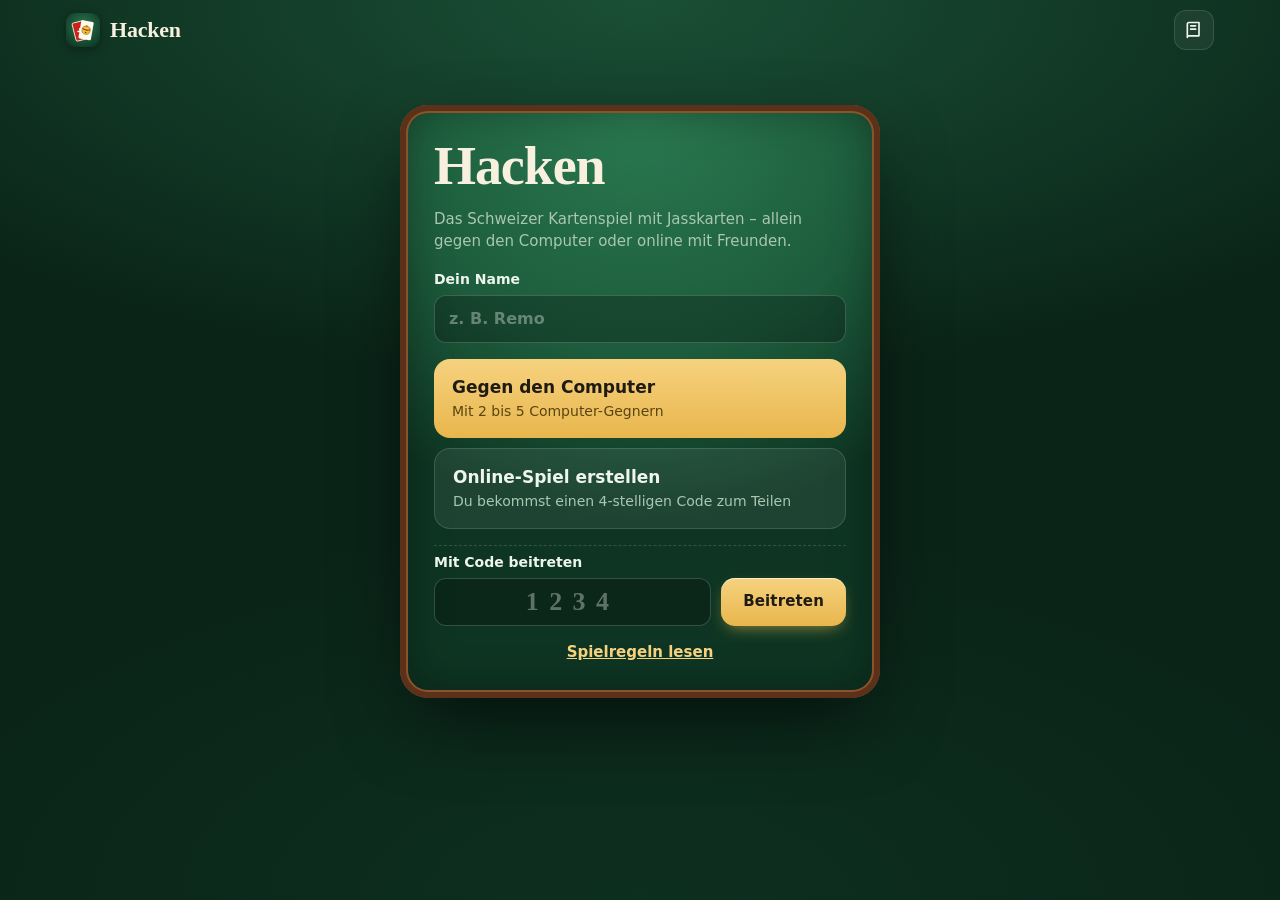
<file: web/index.html>
<!doctype html>
<html lang="de-CH">
<head>
  <meta charset="utf-8">
  <meta name="viewport" content="width=device-width, initial-scale=1, viewport-fit=cover">
  <meta http-equiv="Content-Security-Policy" content="default-src 'self'; script-src 'self'; style-src 'self' 'unsafe-inline' https://fonts.googleapis.com; font-src https://fonts.gstatic.com; img-src 'self' data:; connect-src 'self' https://0.peerjs.com wss://0.peerjs.com http://localhost:* ws://localhost:*; manifest-src 'self'; worker-src 'self'; object-src 'none'; base-uri 'none'; form-action 'self'">
  <meta name="referrer" content="no-referrer">
  <meta name="description" content="Hacken – das Schweizer Kartenspiel mit Jasskarten, gegen den Computer oder online mit Freunden.">
  <meta name="theme-color" content="#123d29">
  <meta name="apple-mobile-web-app-capable" content="yes">
  <meta name="apple-mobile-web-app-status-bar-style" content="black-translucent">
  <meta name="apple-mobile-web-app-title" content="Hacken">
  <title>Hacken</title>
  <link rel="manifest" href="manifest.webmanifest">
  <link rel="icon" href="icon.svg" type="image/svg+xml">
  <link rel="apple-touch-icon" href="icon-180.png">
  <link rel="preconnect" href="https://fonts.googleapis.com">
  <link rel="preconnect" href="https://fonts.gstatic.com" crossorigin>
  <link rel="stylesheet" href="https://fonts.googleapis.com/css2?family=Fraunces:opsz,wght@9..144,600;9..144,800&family=Figtree:wght@400;500;600;700&display=swap">
  <link rel="stylesheet" href="styles.css">
  <script type="module" src="js/app.js"></script>
</head>
<body>
  <div class="app">
    <header class="bar">
      <a class="brand" href="./" aria-label="Hacken">
        <img src="icon.svg" alt="" width="34" height="34">
        <span>Hacken</span>
      </a>
      <ol id="steps" class="steps" aria-label="Spielphase"></ol>
      <span id="code-chip" class="code-chip" hidden></span>
      <nav class="bar-actions">
        <button class="icon-btn" data-action="log" aria-label="Verlauf" title="Verlauf">
          <svg viewBox="0 0 24 24" width="20" height="20" aria-hidden="true"><path d="M12 7v5l3 2M3 12a9 9 0 1 0 3-6.7L3 8M3 3v5h5" fill="none" stroke="currentColor" stroke-width="2" stroke-linecap="round" stroke-linejoin="round"/></svg>
        </button>
        <button class="icon-btn" data-action="rules" aria-label="Spielregeln" title="Spielregeln">
          <svg viewBox="0 0 24 24" width="20" height="20" aria-hidden="true"><path d="M4 5a2 2 0 0 1 2-2h12v16H6a2 2 0 0 0-2 2zM4 21V5M8 7h6M8 11h6" fill="none" stroke="currentColor" stroke-width="2" stroke-linecap="round" stroke-linejoin="round"/></svg>
        </button>
        <button class="icon-btn" data-action="settings" aria-label="Einstellungen" title="Einstellungen">
          <svg viewBox="0 0 24 24" width="20" height="20" aria-hidden="true"><path d="M4 6h10M18 6h2M4 12h4M12 12h8M4 18h12M20 18h0" fill="none" stroke="currentColor" stroke-width="2" stroke-linecap="round"/><circle cx="16" cy="6" r="2" fill="none" stroke="currentColor" stroke-width="2"/><circle cx="10" cy="12" r="2" fill="none" stroke="currentColor" stroke-width="2"/><circle cx="18" cy="18" r="2" fill="none" stroke="currentColor" stroke-width="2"/></svg>
        </button>
      </nav>
    </header>

    <main id="menu" class="menu"></main>

    <main id="table" class="table" hidden>
      <section id="opponents" class="opponents" aria-label="Gegner"></section>
      <section id="center" class="center" aria-label="Tisch"></section>
      <section class="dock" aria-label="Deine Karten">
        <div id="me" class="me"></div>
        <p id="msg" class="msg" aria-live="polite"></p>
        <div id="hand" class="hand"></div>
        <div id="actions" class="actions"></div>
      </section>
    </main>
  </div>

  <dialog id="sheet" class="sheet"></dialog>
  <noscript>Dieses Spiel benötigt JavaScript.</noscript>
</body>
</html>
</file>
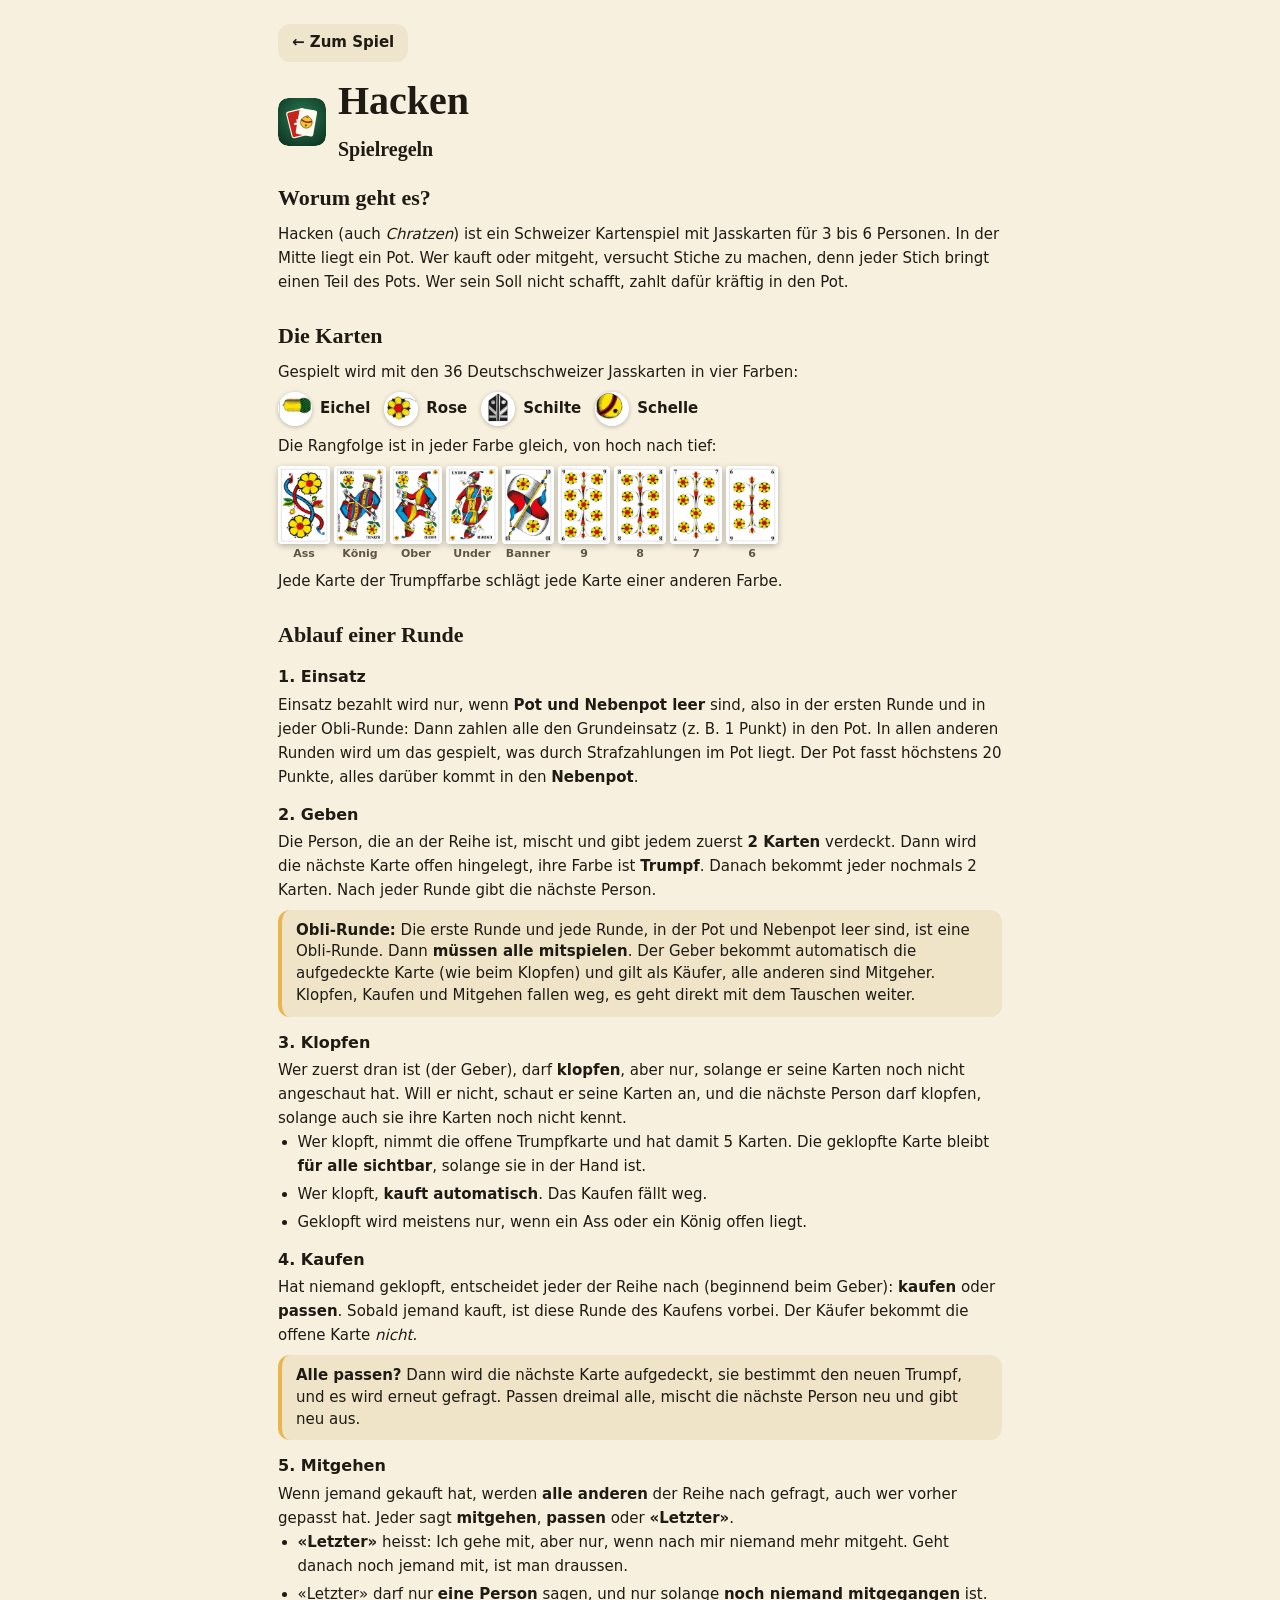
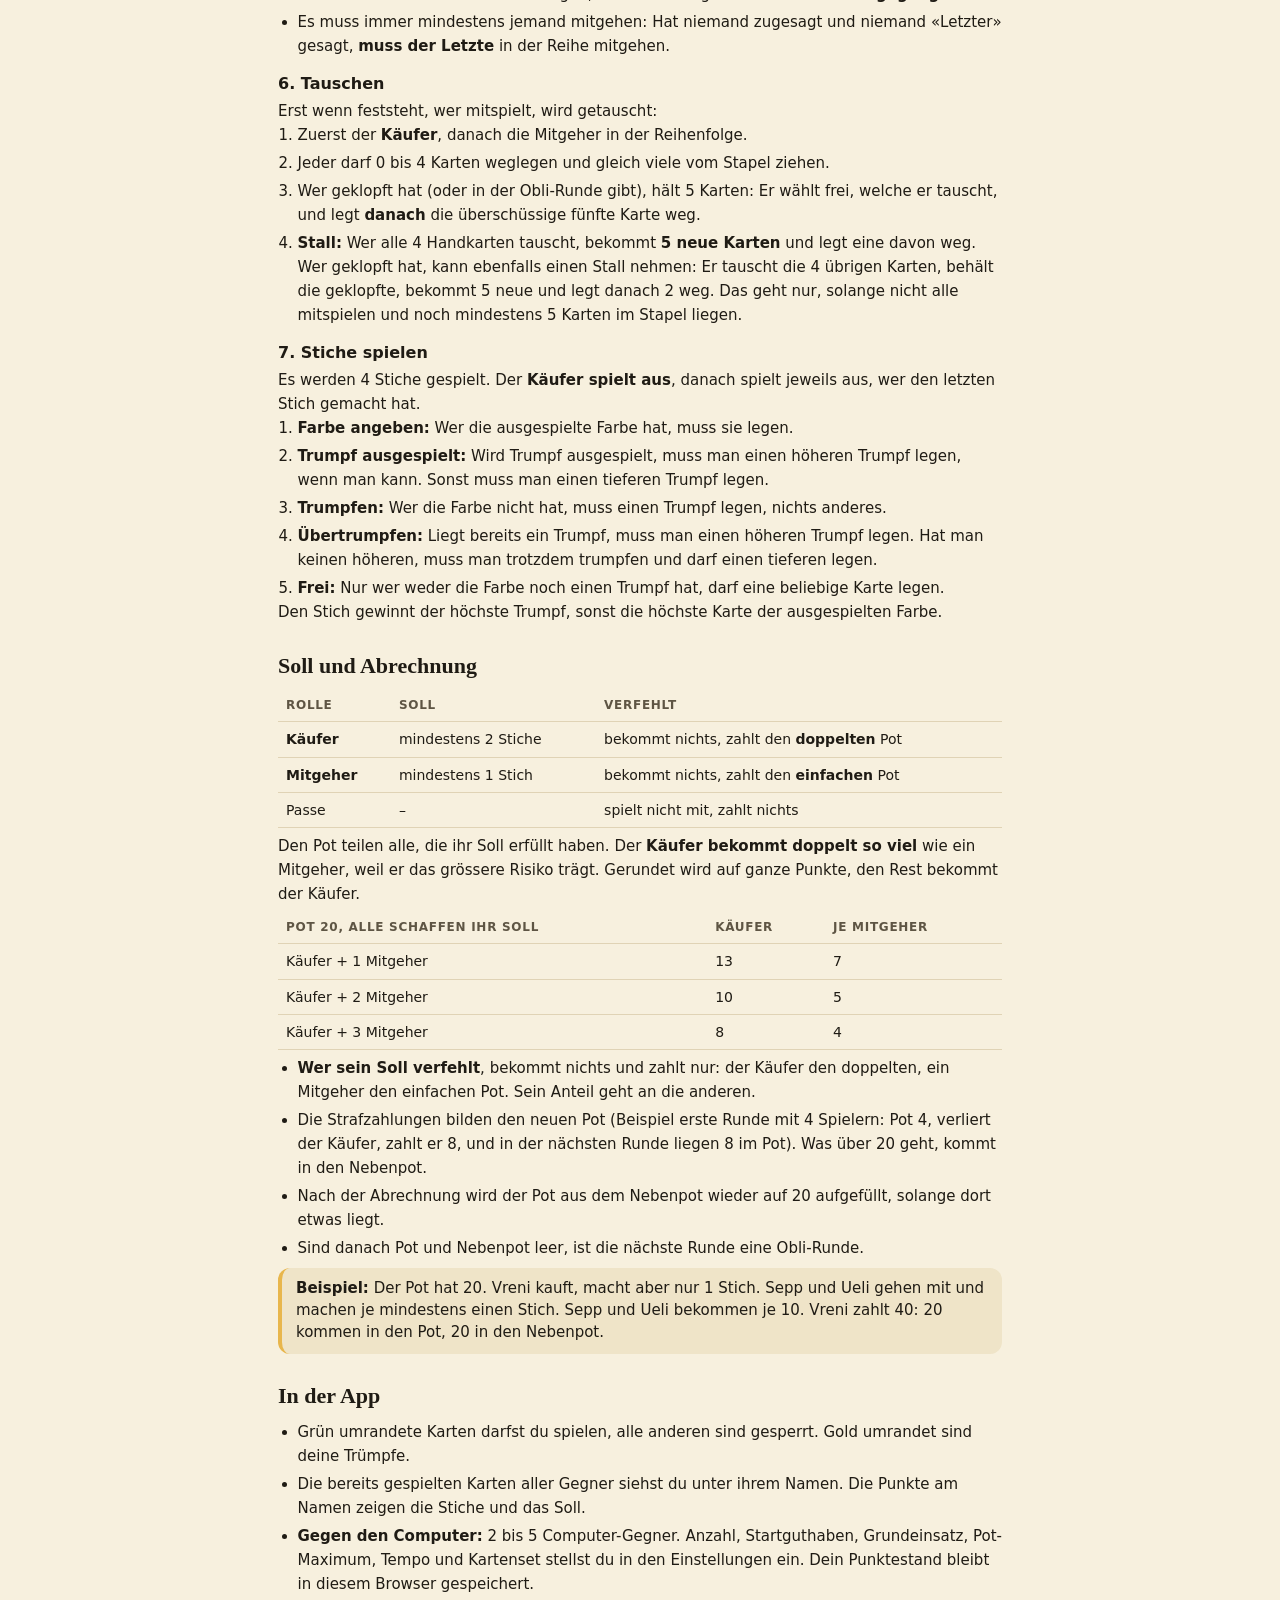
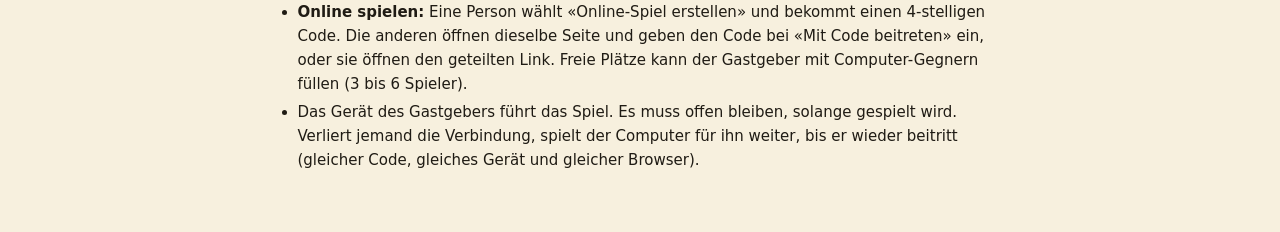
<file: web/regeln.html>
<!doctype html>
<html lang="de-CH">
<head>
  <meta charset="utf-8">
  <meta name="viewport" content="width=device-width, initial-scale=1, viewport-fit=cover">
  <meta http-equiv="Content-Security-Policy" content="default-src 'self'; script-src 'self'; style-src 'self' 'unsafe-inline' https://fonts.googleapis.com; font-src https://fonts.gstatic.com; img-src 'self' data:; object-src 'none'; base-uri 'none'">
  <meta name="description" content="Spielregeln für Hacken mit Schweizer Jasskarten.">
  <meta name="theme-color" content="#f7f0de">
  <title>Hacken – Spielregeln</title>
  <link rel="icon" href="icon.svg" type="image/svg+xml">
  <link rel="stylesheet" href="https://fonts.googleapis.com/css2?family=Fraunces:opsz,wght@9..144,600;9..144,800&family=Figtree:wght@400;500;600;700&display=swap">
  <link rel="stylesheet" href="styles.css">
</head>
<body class="rules-page">
  <div class="page">
    <a class="back-link" href="./">← Zum Spiel</a>
    <header class="page-head">
      <img src="icon.svg" alt="" width="48" height="48">
      <h1>Hacken<br><small style="font-size:.5em;font-weight:600">Spielregeln</small></h1>
    </header>

    <main class="rules">
      <h2>Worum geht es?</h2>
      <p>Hacken (auch <em>Chratzen</em>) ist ein Schweizer Kartenspiel mit Jasskarten für 3 bis 6 Personen. In der Mitte liegt ein Pot. Wer kauft oder mitgeht, versucht Stiche zu machen, denn jeder Stich bringt einen Teil des Pots. Wer sein Soll nicht schafft, zahlt dafür kräftig in den Pot.</p>

      <h2>Die Karten</h2>
      <p>Gespielt wird mit den 36 Deutschschweizer Jasskarten in vier Farben:</p>
      <div class="suit-row">
        <figure><img src="cards/agm/sym0.webp" alt=""><figcaption>Eichel</figcaption></figure>
        <figure><img src="cards/agm/sym1.webp" alt=""><figcaption>Rose</figcaption></figure>
        <figure><img src="cards/agm/sym2.webp" alt=""><figcaption>Schilte</figcaption></figure>
        <figure><img src="cards/agm/sym3.webp" alt=""><figcaption>Schelle</figcaption></figure>
      </div>
      <p>Die Rangfolge ist in jeder Farbe gleich, von hoch nach tief:</p>
      <div class="rank-row">
        <figure><img src="cards/agm/18.webp" alt="Rose-Ass">Ass</figure>
        <figure><img src="cards/agm/17.webp" alt="Rose-König">König</figure>
        <figure><img src="cards/agm/16.webp" alt="Rose-Ober">Ober</figure>
        <figure><img src="cards/agm/15.webp" alt="Rose-Under">Under</figure>
        <figure><img src="cards/agm/14.webp" alt="Rose-Banner">Banner</figure>
        <figure><img src="cards/agm/13.webp" alt="Rose-9">9</figure>
        <figure><img src="cards/agm/12.webp" alt="Rose-8">8</figure>
        <figure><img src="cards/agm/11.webp" alt="Rose-7">7</figure>
        <figure><img src="cards/agm/10.webp" alt="Rose-6">6</figure>
      </div>
      <p>Jede Karte der Trumpffarbe schlägt jede Karte einer anderen Farbe.</p>

      <h2>Ablauf einer Runde</h2>

      <h3>1. Einsatz</h3>
      <p>Einsatz bezahlt wird nur, wenn <strong>Pot und Nebenpot leer</strong> sind, also in der ersten Runde und in jeder Obli-Runde: Dann zahlen alle den Grundeinsatz (z.&nbsp;B. 1 Punkt) in den Pot. In allen anderen Runden wird um das gespielt, was durch Strafzahlungen im Pot liegt. Der Pot fasst höchstens 20 Punkte, alles darüber kommt in den <strong>Nebenpot</strong>.</p>

      <h3>2. Geben</h3>
      <p>Die Person, die an der Reihe ist, mischt und gibt jedem zuerst <strong>2 Karten</strong> verdeckt. Dann wird die nächste Karte offen hingelegt, ihre Farbe ist <strong>Trumpf</strong>. Danach bekommt jeder nochmals 2 Karten. Nach jeder Runde gibt die nächste Person.</p>

      <div class="note">
        <strong>Obli-Runde:</strong> Die erste Runde und jede Runde, in der Pot und Nebenpot leer sind, ist eine Obli-Runde. Dann <strong>müssen alle mitspielen</strong>. Der Geber bekommt automatisch die aufgedeckte Karte (wie beim Klopfen) und gilt als Käufer, alle anderen sind Mitgeher. Klopfen, Kaufen und Mitgehen fallen weg, es geht direkt mit dem Tauschen weiter.
      </div>

      <h3>3. Klopfen</h3>
      <p>Wer zuerst dran ist (der Geber), darf <strong>klopfen</strong>, aber nur, solange er seine Karten noch nicht angeschaut hat. Will er nicht, schaut er seine Karten an, und die nächste Person darf klopfen, solange auch sie ihre Karten noch nicht kennt.</p>
      <ul>
        <li>Wer klopft, nimmt die offene Trumpfkarte und hat damit 5 Karten. Die geklopfte Karte bleibt <strong>für alle sichtbar</strong>, solange sie in der Hand ist.</li>
        <li>Wer klopft, <strong>kauft automatisch</strong>. Das Kaufen fällt weg.</li>
        <li>Geklopft wird meistens nur, wenn ein Ass oder ein König offen liegt.</li>
      </ul>

      <h3>4. Kaufen</h3>
      <p>Hat niemand geklopft, entscheidet jeder der Reihe nach (beginnend beim Geber): <strong>kaufen</strong> oder <strong>passen</strong>. Sobald jemand kauft, ist diese Runde des Kaufens vorbei. Der Käufer bekommt die offene Karte <em>nicht</em>.</p>
      <div class="note">
        <strong>Alle passen?</strong> Dann wird die nächste Karte aufgedeckt, sie bestimmt den neuen Trumpf, und es wird erneut gefragt. Passen dreimal alle, mischt die nächste Person neu und gibt neu aus.
      </div>

      <h3>5. Mitgehen</h3>
      <p>Wenn jemand gekauft hat, werden <strong>alle anderen</strong> der Reihe nach gefragt, auch wer vorher gepasst hat. Jeder sagt <strong>mitgehen</strong>, <strong>passen</strong> oder <strong>«Letzter»</strong>.</p>
      <ul>
        <li><strong>«Letzter»</strong> heisst: Ich gehe mit, aber nur, wenn nach mir niemand mehr mitgeht. Geht danach noch jemand mit, ist man draussen.</li>
        <li>«Letzter» darf nur <strong>eine Person</strong> sagen, und nur solange <strong>noch niemand mitgegangen</strong> ist.</li>
        <li>Es muss immer mindestens jemand mitgehen: Hat niemand zugesagt und niemand «Letzter» gesagt, <strong>muss der Letzte</strong> in der Reihe mitgehen.</li>
      </ul>

      <h3>6. Tauschen</h3>
      <p>Erst wenn feststeht, wer mitspielt, wird getauscht:</p>
      <ol>
        <li>Zuerst der <strong>Käufer</strong>, danach die Mitgeher in der Reihenfolge.</li>
        <li>Jeder darf 0 bis 4 Karten weglegen und gleich viele vom Stapel ziehen.</li>
        <li>Wer geklopft hat (oder in der Obli-Runde gibt), hält 5 Karten: Er wählt frei, welche er tauscht, und legt <strong>danach</strong> die überschüssige fünfte Karte weg.</li>
        <li><strong>Stall:</strong> Wer alle 4 Handkarten tauscht, bekommt <strong>5 neue Karten</strong> und legt eine davon weg. Wer geklopft hat, kann ebenfalls einen Stall nehmen: Er tauscht die 4 übrigen Karten, behält die geklopfte, bekommt 5 neue und legt danach 2 weg. Das geht nur, solange nicht alle mitspielen und noch mindestens 5 Karten im Stapel liegen.</li>
      </ol>

      <h3>7. Stiche spielen</h3>
      <p>Es werden 4 Stiche gespielt. Der <strong>Käufer spielt aus</strong>, danach spielt jeweils aus, wer den letzten Stich gemacht hat.</p>
      <ol>
        <li><strong>Farbe angeben:</strong> Wer die ausgespielte Farbe hat, muss sie legen.</li>
        <li><strong>Trumpf ausgespielt:</strong> Wird Trumpf ausgespielt, muss man einen höheren Trumpf legen, wenn man kann. Sonst muss man einen tieferen Trumpf legen.</li>
        <li><strong>Trumpfen:</strong> Wer die Farbe nicht hat, muss einen Trumpf legen, nichts anderes.</li>
        <li><strong>Übertrumpfen:</strong> Liegt bereits ein Trumpf, muss man einen höheren Trumpf legen. Hat man keinen höheren, muss man trotzdem trumpfen und darf einen tieferen legen.</li>
        <li><strong>Frei:</strong> Nur wer weder die Farbe noch einen Trumpf hat, darf eine beliebige Karte legen.</li>
      </ol>
      <p>Den Stich gewinnt der höchste Trumpf, sonst die höchste Karte der ausgespielten Farbe.</p>

      <h2>Soll und Abrechnung</h2>
      <table class="pay">
        <thead><tr><th>Rolle</th><th>Soll</th><th>Verfehlt</th></tr></thead>
        <tbody>
          <tr><td><strong>Käufer</strong></td><td>mindestens 2 Stiche</td><td>bekommt nichts, zahlt den <strong>doppelten</strong> Pot</td></tr>
          <tr><td><strong>Mitgeher</strong></td><td>mindestens 1 Stich</td><td>bekommt nichts, zahlt den <strong>einfachen</strong> Pot</td></tr>
          <tr><td>Passe</td><td>–</td><td>spielt nicht mit, zahlt nichts</td></tr>
        </tbody>
      </table>
      <p>Den Pot teilen alle, die ihr Soll erfüllt haben. Der <strong>Käufer bekommt doppelt so viel</strong> wie ein Mitgeher, weil er das grössere Risiko trägt. Gerundet wird auf ganze Punkte, den Rest bekommt der Käufer.</p>
      <table class="pay">
        <thead><tr><th>Pot 20, alle schaffen ihr Soll</th><th>Käufer</th><th>je Mitgeher</th></tr></thead>
        <tbody>
          <tr><td>Käufer + 1 Mitgeher</td><td>13</td><td>7</td></tr>
          <tr><td>Käufer + 2 Mitgeher</td><td>10</td><td>5</td></tr>
          <tr><td>Käufer + 3 Mitgeher</td><td>8</td><td>4</td></tr>
        </tbody>
      </table>
      <ul>
        <li><strong>Wer sein Soll verfehlt</strong>, bekommt nichts und zahlt nur: der Käufer den doppelten, ein Mitgeher den einfachen Pot. Sein Anteil geht an die anderen.</li>
        <li>Die Strafzahlungen bilden den neuen Pot (Beispiel erste Runde mit 4 Spielern: Pot 4, verliert der Käufer, zahlt er 8, und in der nächsten Runde liegen 8 im Pot). Was über 20 geht, kommt in den Nebenpot.</li>
        <li>Nach der Abrechnung wird der Pot aus dem Nebenpot wieder auf 20 aufgefüllt, solange dort etwas liegt.</li>
        <li>Sind danach Pot und Nebenpot leer, ist die nächste Runde eine Obli-Runde.</li>
      </ul>
      <div class="note">
        <strong>Beispiel:</strong> Der Pot hat 20. Vreni kauft, macht aber nur 1 Stich. Sepp und Ueli gehen mit und machen je mindestens einen Stich. Sepp und Ueli bekommen je 10. Vreni zahlt 40: 20 kommen in den Pot, 20 in den Nebenpot.
      </div>

      <h2>In der App</h2>
      <ul>
        <li>Grün umrandete Karten darfst du spielen, alle anderen sind gesperrt. Gold umrandet sind deine Trümpfe.</li>
        <li>Die bereits gespielten Karten aller Gegner siehst du unter ihrem Namen. Die Punkte am Namen zeigen die Stiche und das Soll.</li>
        <li><strong>Gegen den Computer:</strong> 2 bis 5 Computer-Gegner. Anzahl, Startguthaben, Grundeinsatz, Pot-Maximum, Tempo und Kartenset stellst du in den Einstellungen ein. Dein Punktestand bleibt in diesem Browser gespeichert.</li>
        <li><strong>Online spielen:</strong> Eine Person wählt «Online-Spiel erstellen» und bekommt einen 4-stelligen Code. Die anderen öffnen dieselbe Seite und geben den Code bei «Mit Code beitreten» ein, oder sie öffnen den geteilten Link. Freie Plätze kann der Gastgeber mit Computer-Gegnern füllen (3 bis 6 Spieler).</li>
        <li>Das Gerät des Gastgebers führt das Spiel. Es muss offen bleiben, solange gespielt wird. Verliert jemand die Verbindung, spielt der Computer für ihn weiter, bis er wieder beitritt (gleicher Code, gleiches Gerät und gleicher Browser).</li>
      </ul>
    </main>
  </div>
</body>
</html>
</file>
<file: web/styles.css>
/* Hacken — ein Jasstisch im Browser. Mobile first, kein Build-Schritt. */

:root {
  --font: 'Figtree', ui-sans-serif, system-ui, -apple-system, 'Segoe UI', sans-serif;
  --display: 'Fraunces', Georgia, 'Times New Roman', serif;

  --felt: #1d5c3c;
  --felt-hi: #2a7a51;
  --felt-deep: #0e3523;
  --night: #0a2418;
  --wood: #5b3219;
  --wood-hi: #8a5329;
  --cream: #f7f0de;
  --paper: #fffaf0;
  --ink: #1f1b14;
  --ink-2: #5e5544;
  --on-felt: #eef5ec;
  --on-felt-2: #a9c7b2;
  --red: #c8231b;
  --gold: #e8b64c;
  --gold-hi: #f6d27f;
  --buyer: #e8b64c;
  --joiner: #7cc9e8;
  --good: #74d67f;
  --bad: #ff7b6e;

  --radius: 14px;
  --card-r: 7px;
  /* Skalierung je nach Bildschirm, gesetzt von app.js: --kp für Hand, Stich und Trumpfkarte (Vorrang), --k für den Rest */
  --k: 1;
  --kp: 1;
  --cw-lg: calc(clamp(70px, 20vw, 112px) * var(--kp));   /* eigene Hand */
  --cw-md: calc(clamp(50px, 12.5vw, 92px) * var(--k));
  --cw-trk: calc(clamp(70px, 20vw, 128px) * var(--kp));  /* gespielte Karten in der Mitte */
  --cw-side: min(calc(clamp(56px, 15vw, 92px) * var(--kp)), 16vh);  /* aufgedeckte Trumpfkarte */
  --cw-kn: calc(clamp(24px, 6vw, 40px) * var(--k));     /* geklopfte Karte beim Gegner */
  --cw-xs: calc(clamp(15px, 3.6vw, 26px) * var(--k));
  --ease: cubic-bezier(.2, .8, .2, 1);
  color-scheme: dark;
}

*, *::before, *::after { box-sizing: border-box; }
* { margin: 0; }
html { -webkit-text-size-adjust: 100%; }
body {
  font-family: var(--font);
  font-size: 15px;
  line-height: 1.45;
  color: var(--on-felt);
  background: var(--night);
  min-height: 100dvh;
  -webkit-font-smoothing: antialiased;
  -webkit-tap-highlight-color: transparent;
}
button, input, select { font: inherit; color: inherit; }
button { cursor: pointer; }
:focus-visible { outline: 2px solid var(--gold); outline-offset: 2px; }
.muted { color: var(--ink-2); }
.small { font-size: 13px; }

/* ───────── Gerüst ───────── */
.app {
  min-height: 100dvh;
  display: grid;
  grid-template-rows: auto 1fr;
  padding: env(safe-area-inset-top) env(safe-area-inset-right) 0 env(safe-area-inset-left);
  background:
    radial-gradient(120% 70% at 50% 0%, #1a4f35 0%, transparent 60%),
    radial-gradient(90% 60% at 50% 100%, #0d2f20 0%, transparent 70%),
    var(--night);
}

.bar {
  display: flex; align-items: center; gap: 12px;
  padding: 10px 16px;
  max-width: 1180px; width: 100%; margin-inline: auto;
}
.brand { display: flex; align-items: center; gap: 10px; color: var(--cream); text-decoration: none; }
.brand img { border-radius: 9px; box-shadow: 0 2px 8px rgb(0 0 0 / .35); }
.brand span { font-family: var(--display); font-weight: 800; font-size: 22px; letter-spacing: -0.01em; }
.bar-actions { margin-left: auto; display: flex; gap: 6px; }
.icon-btn {
  width: 40px; height: 40px; display: grid; place-items: center;
  border: 1px solid rgb(255 255 255 / .12); border-radius: 12px;
  background: rgb(255 255 255 / .06); color: var(--on-felt);
  transition: background .2s;
}
.icon-btn:hover { background: rgb(255 255 255 / .14); }

.steps { display: none; list-style: none; padding: 0; gap: 4px; margin-left: 12px; }
.steps li {
  font-size: 12px; font-weight: 600; letter-spacing: .02em;
  padding: 4px 10px; border-radius: 99px; color: var(--on-felt-2);
  background: rgb(255 255 255 / .04);
}
.steps li.done { color: var(--on-felt); }
.steps li.now { background: var(--gold); color: var(--ink); }
@media (min-width: 900px) { .steps { display: flex; } }

/* ───────── Tisch ───────── */
.table {
  position: relative;
  display: grid;
  grid-template-rows: auto 1fr auto;
  gap: 10px;
  width: min(1180px, 100% - 16px);
  margin: 0 auto;
  padding: 12px 10px calc(12px + env(safe-area-inset-bottom));
  border-radius: 28px 28px 0 0;
  background:
    radial-gradient(80% 55% at 50% 45%, var(--felt-hi) 0%, var(--felt) 55%, var(--felt-deep) 100%);
  box-shadow:
    inset 0 0 0 6px var(--wood),
    inset 0 0 0 8px var(--wood-hi),
    inset 0 0 60px rgb(0 0 0 / .45),
    0 30px 80px -20px rgb(0 0 0 / .7);
  isolation: isolate;
}
.table::before { /* Filzstruktur */
  content: ''; position: absolute; inset: 8px; border-radius: 22px 22px 0 0; z-index: -1; opacity: .18; pointer-events: none;
  background-image: repeating-radial-gradient(circle at 30% 20%, rgb(255 255 255 / .05) 0 1px, transparent 1px 3px);
}
@media (min-width: 700px) {
  .table { padding: 20px 22px 22px; margin-bottom: 16px; border-radius: 36px; }
  .table::before { border-radius: 30px; }
}

/* Gegner */
.opponents {
  display: grid;
  grid-template-columns: repeat(var(--n, 3), minmax(0, 250px));
  justify-content: center;
  gap: 6px;
  padding: 6px 4px 0;
}
.seat {
  min-width: 0;
  display: grid; gap: 5px; align-content: start;
  padding: 8px 6px 8px;
  border-radius: var(--radius);
  background: rgb(0 0 0 / .22);
  border: 1px solid rgb(255 255 255 / .07);
  transition: box-shadow .3s var(--ease), opacity .3s, transform .3s var(--ease);
}
.seat header { display: flex; align-items: center; gap: 7px; min-width: 0; }
.seat.out { opacity: .45; }
.seat.turn, .me.turn { box-shadow: 0 0 0 2px var(--gold), 0 0 24px -4px var(--gold); }
.seat.turn { transform: translateY(2px); }

.avatar {
  flex: none; width: 30px; height: 30px; border-radius: 50%;
  display: grid; place-items: center;
  font-family: var(--display); font-weight: 800; font-size: 15px; color: var(--ink);
  background: var(--cream);
  box-shadow: inset 0 -2px 0 rgb(0 0 0 / .15);
}
.avatar[data-i="1"] { background: #f2c6a0; }
.avatar[data-i="2"] { background: #c7dcf0; }
.avatar[data-i="3"] { background: #f0d48a; }
.avatar[data-i="4"] { background: #d7c4ec; }
.avatar[data-i="5"] { background: #bfe3c6; }
.me-av { background: var(--gold); }
.who { display: grid; min-width: 0; line-height: 1.15; }
.who .nm { display: flex; align-items: center; min-width: 0; }
.who b { font-weight: 700; white-space: nowrap; overflow: hidden; text-overflow: ellipsis; }
.who small { color: var(--on-felt-2); font-variant-numeric: tabular-nums; font-size: 12px; }
.dealer {
  display: inline-grid; place-items: center; width: 16px; height: 16px; margin-left: 5px; vertical-align: 1px;
  border-radius: 50%; background: var(--red); color: #fff; font-size: 10px; font-weight: 800;
}

.seat-row { display: flex; align-items: center; gap: 6px; flex-wrap: wrap; min-height: 20px; }
.badge {
  font-size: 11px; font-weight: 700; letter-spacing: .02em;
  padding: 2px 7px; border-radius: 99px;
  background: rgb(255 255 255 / .1); color: var(--on-felt);
}
.badge.buyer { background: var(--buyer); color: var(--ink); }
.badge.joiner { background: var(--joiner); color: var(--ink); }
.badge.passed { background: rgb(0 0 0 / .3); color: var(--on-felt-2); }
.badge.ghost { background: none; color: var(--on-felt-2); padding-inline: 2px; }
.dots { display: inline-flex; gap: 3px; }
.dots i { width: 8px; height: 8px; border-radius: 50%; background: rgb(255 255 255 / .14); }
.dots i.need { box-shadow: 0 0 0 1.5px rgb(255 255 255 / .45); }
.dots i.on { background: var(--gold); box-shadow: none; }

.mini-hand { display: flex; gap: 2px; min-height: calc(var(--cw-xs) * 1.5); flex-wrap: wrap; }

/* Karten */
.card {
  display: block;
  width: var(--cw-md); aspect-ratio: 2 / 3; height: auto;
  border-radius: var(--card-r);
  background: var(--paper);
  object-fit: cover;
  box-shadow: 0 1px 0 rgb(255 255 255 / .6) inset, 0 2px 4px rgb(0 0 0 / .25), 0 8px 18px -8px rgb(0 0 0 / .5);
  user-select: none;
}
.card.xs { width: var(--cw-xs); border-radius: 3px; box-shadow: 0 1px 2px rgb(0 0 0 / .35); }
.card.md { width: var(--cw-md); }
.card.trk { width: var(--cw-trk); }
.card.side { width: var(--cw-side); border-radius: 6px; }
.card.kn { width: var(--cw-kn); border-radius: 4px; box-shadow: 0 0 0 2px var(--gold), 0 2px 6px rgb(0 0 0 / .4); }
.mini-hand { align-items: flex-end; }
.knocked { margin-right: 4px; }
.card.lg { width: var(--cw-lg); }
.card.back {
  background:
    radial-gradient(circle at 50% 50%, transparent 0 28%, rgb(255 255 255 / .0) 28%),
    linear-gradient(#fff, #fff) center / 34% 10% no-repeat,
    linear-gradient(#fff, #fff) center / 10% 34% no-repeat,
    repeating-linear-gradient(45deg, #b51d16 0 5px, #c8231b 5px 10px);
  border: 3px solid var(--paper);
}
.card.back.xs { border-width: 1.5px; }

/* Mitte */
.center { display: grid; grid-template-rows: auto 1fr; gap: 10px; min-height: 0; }
.info { display: flex; align-items: center; justify-content: space-between; gap: 10px; flex-wrap: wrap; padding: 0 4px; }
.trump {
  display: flex; align-items: center; gap: 10px;
  padding: 6px 14px 6px 6px; border-radius: 99px;
  background: var(--cream); color: var(--ink);
  box-shadow: 0 6px 16px -8px rgb(0 0 0 / .6);
}
.trump .sym { width: 36px; height: 36px; border-radius: 50%; object-fit: cover; }
.trump small { display: block; font-size: 10px; text-transform: uppercase; letter-spacing: .1em; color: var(--ink-2); font-weight: 700; }
.trump b { font-family: var(--display); font-size: 18px; line-height: 1; }
.pots { display: flex; gap: 6px; }
.pot {
  display: grid; justify-items: center; min-width: 64px;
  padding: 5px 10px; border-radius: 12px;
  background: rgb(0 0 0 / .25); border: 1px solid rgb(255 255 255 / .08);
}
.pot small { font-size: 10px; text-transform: uppercase; letter-spacing: .1em; color: var(--on-felt-2); font-weight: 700; }
.pot b { font-family: var(--display); font-size: 22px; line-height: 1.1; font-variant-numeric: tabular-nums; color: var(--gold-hi); }
.pot .cap { font-size: 10px; color: var(--on-felt-2); }
.pot.side b, .pot.stack b { color: var(--on-felt); font-size: 18px; }

.felt-mid { display: flex; align-items: center; justify-content: center; min-height: calc(var(--cw-trk) * 1.5 + 30px); }
.open { display: grid; justify-items: center; gap: 2px; transform: rotate(-3deg); }
.open figcaption { font-size: 10px; }
.open.anim { animation: drop .5s var(--ease); }
.open .card.side { box-shadow: 0 0 0 2px var(--gold), 0 8px 18px -8px rgb(0 0 0 / .6); }
.open.taken figcaption { color: var(--gold-hi); max-width: calc(var(--cw-side) + 40px); overflow: hidden; text-overflow: ellipsis; white-space: nowrap; }
.open figcaption, .played-card figcaption { font-size: 11px; color: var(--on-felt-2); font-weight: 600; }
.trick { display: flex; gap: clamp(4px, 1.6vw, 14px); flex-wrap: wrap; justify-content: center; }
.played-card { display: grid; justify-items: center; gap: 4px; }
.played-card.anim { animation: drop .35s var(--ease); }
.played-card.best img { box-shadow: 0 0 0 3px var(--gold), 0 10px 24px -8px rgb(0 0 0 / .6); }
.played-card.best figcaption { color: var(--gold-hi); }
.hint { color: var(--on-felt-2); font-family: var(--display); font-size: 20px; }
@keyframes drop { from { opacity: 0; transform: translateY(-14px) scale(.92); } }

/* Du */
.dock {
  display: grid; gap: 8px; justify-items: center;
  padding: 10px 6px 4px;
  border-top: 1px dashed rgb(255 255 255 / .12);
}
.me {
  display: flex; align-items: center; gap: 8px; flex-wrap: wrap; justify-content: center;
  padding: 5px 12px 5px 5px; border-radius: 99px; background: rgb(0 0 0 / .22);
  transition: box-shadow .3s;
}
.me .who { margin-right: 4px; }
.msg {
  min-height: 2.6em; max-width: 46ch; text-align: center;
  font-size: 15px; font-weight: 500; color: var(--cream);
  display: grid; place-items: center;
}
.hand {
  display: flex; justify-content: center; align-items: flex-end;
  min-height: calc(var(--cw-lg) * 1.5 + 18px);
  padding-top: 14px;
}
.hand > * + * { margin-left: calc(var(--cw-lg) * -0.12); }
.hand:has(> :nth-child(5)) > * + * { margin-left: calc(var(--cw-lg) * -0.22); }
.hand-card {
  border: 0; padding: 0; background: none; border-radius: var(--card-r);
  transition: transform .22s var(--ease), filter .2s, opacity .2s;
  position: relative;
}
.hand-card .card { width: var(--cw-lg); }
.hand-card.is-trump .card { box-shadow: 0 0 0 2px var(--gold), 0 8px 18px -8px rgb(0 0 0 / .5); }
.hand-card:nth-child(1) { transform: rotate(-5deg) translateY(4px); }
.hand-card:nth-child(2) { transform: rotate(-2deg); }
.hand-card:nth-child(3) { transform: rotate(1.5deg); }
.hand-card:nth-child(4) { transform: rotate(4deg) translateY(3px); }
.hand-card:nth-child(5) { transform: rotate(6.5deg) translateY(8px); }
.hand-card.pick:hover, .hand-card.ok:hover { transform: translateY(-10px); z-index: 2; }
.hand-card.sel { transform: translateY(-18px); z-index: 2; }
.hand-card.sel .card { box-shadow: 0 0 0 3px #fff, 0 14px 26px -8px rgb(0 0 0 / .6); }
.hand-card.sel::after {
  content: '⇅'; position: absolute; top: -10px; right: -6px;
  width: 24px; height: 24px; border-radius: 50%; display: grid; place-items: center;
  background: var(--red); color: #fff; font-size: 13px; font-weight: 800;
}
.hand-card.ok .card { box-shadow: 0 0 0 3px var(--good), 0 8px 18px -8px rgb(0 0 0 / .5); }
.hand-card.no { filter: grayscale(.6) brightness(.6); cursor: not-allowed; }
.hand-card.is-knocked::before {
  content: 'offen'; position: absolute; left: 50%; bottom: -8px; transform: translateX(-50%); z-index: 1;
  padding: 1px 7px; border-radius: 99px; background: var(--gold); color: var(--ink);
  font-size: 10px; font-weight: 800; letter-spacing: .06em; text-transform: uppercase;
}
.hand .back { width: var(--cw-lg); }

.actions { display: flex; gap: 8px; flex-wrap: wrap; justify-content: center; min-height: 48px; }
.btn {
  min-height: 46px; padding: 0 22px;
  border-radius: 14px; border: 1px solid rgb(255 255 255 / .18);
  background: rgb(255 255 255 / .08); color: var(--on-felt);
  font-weight: 700; font-size: 15px; letter-spacing: .01em;
  transition: transform .15s var(--ease), background .2s, box-shadow .2s;
}
.btn:hover { background: rgb(255 255 255 / .16); }
.btn:active { transform: translateY(1px) scale(.98); }
.btn.primary {
  border: 0; color: var(--ink);
  background: linear-gradient(180deg, var(--gold-hi), var(--gold));
  box-shadow: 0 1px 0 rgb(255 255 255 / .6) inset, 0 6px 16px -6px rgb(232 182 76 / .7);
}
.btn.primary:hover { background: linear-gradient(180deg, #fbe0a0, var(--gold-hi)); }
.btn:disabled { opacity: .4; pointer-events: none; }

@media (max-width: 420px) {
  .seat { padding: 6px 4px; }
  .avatar { width: 24px; height: 24px; font-size: 12px; }
  .seat header { gap: 5px; }
  .who b { font-size: 13px; }
  .pot { min-width: 54px; padding: 4px 7px; }
  .pot b { font-size: 18px; }
  .trump b { font-size: 16px; }
  .trump .sym { width: 30px; height: 30px; }
}
/* Hochformat: Trumpf, Obli-Hinweis und Pot in einer Zeile, damit mehr Platz für die Hand bleibt */
html:not([data-wide]) .info-left { display: grid; grid-template-columns: auto auto; gap: 6px 8px; align-items: center; justify-items: start; }
html:not([data-wide]) .info-left .trump, html:not([data-wide]) .info-left .obli { grid-column: 1; }
html:not([data-wide]) .info-left .open { grid-column: 2; grid-row: 1 / span 2; }
html:not([data-wide]) .obli { padding: 3px 10px; font-size: 11px; }
html:not([data-wide]) .pots { flex-direction: column; gap: 4px; }
html:not([data-wide]) .pot { display: flex; align-items: baseline; justify-content: space-between; gap: 8px; min-width: 108px; padding: 3px 10px; }
html:not([data-wide]) .pot b, html:not([data-wide]) .pot.side b, html:not([data-wide]) .pot.stack b { font-size: 17px; }
html:not([data-wide]) .pot .cap { display: none; }

html[data-wide] .center { grid-template-columns: 1fr auto 1fr; grid-template-rows: 1fr; align-items: center; }
html[data-wide] .center .info { display: contents; }
html[data-wide] .center .info-left { grid-column: 1; grid-row: 1; justify-self: start; }
html[data-wide] .center .pots { grid-column: 3; grid-row: 1; justify-self: end; }
html[data-wide] .felt-mid { grid-column: 2; grid-row: 1; min-height: calc(var(--cw-trk) * 1.5 + 40px); }

/* Niedrige Bildschirme im Querformat (Handy quer, kleine Laptopfenster): alles enger, Bedienung neben der Hand */
html[data-short] .bar { padding-block: 2px; }
html[data-short] .brand img { width: 26px; height: 26px; }
html[data-short] .brand span { font-size: 18px; }
html[data-short] .icon-btn { width: 32px; height: 32px; border-radius: 10px; }
html[data-short] .table { gap: 4px; padding-block: 10px calc(12px + env(safe-area-inset-bottom)); margin-bottom: 0; }
html[data-short] .opponents { padding-top: 2px; }
/* Gegner in zwei statt vier Zeilen: Name und Rolle oben, Karten darunter */
html[data-short] .seat { display: flex; flex-wrap: wrap; align-items: center; gap: 3px 8px; padding: 4px 8px; }
html[data-short] .seat-row { min-height: 0; }
html[data-short] .mini-hand { min-height: 0; }
html[data-short] .felt-mid { min-height: calc(var(--cw-trk) * 1.5 + 20px); }
html[data-short] .dock {
  grid-template-columns: minmax(0, 1fr) auto minmax(0, 1fr); align-items: center; gap: 4px 12px; padding-top: 4px;
}
html[data-short] .me { grid-column: 1; grid-row: 1; justify-self: start; }
html[data-short] .msg { grid-column: 1; grid-row: 2; justify-self: start; text-align: left; place-items: start; min-height: 0; font-size: 14px; }
html[data-short] .hand { grid-column: 2; grid-row: 1 / span 2; padding-block: 8px 8px; min-height: calc(var(--cw-lg) * 1.5 + 16px); }
html[data-short] .actions { grid-column: 3; grid-row: 1 / span 2; justify-content: flex-end; }
html[data-short] .btn { min-height: 40px; padding-inline: 16px; }

/* Kleine Handys im Hochformat: weniger Rand, damit Hand und Stich gross bleiben */
html[data-tight] .bar { padding-block: 4px; }
html[data-tight] .brand img { width: 28px; height: 28px; }
html[data-tight] .brand span { font-size: 19px; }
html[data-tight] .icon-btn { width: 34px; height: 34px; }
html[data-tight] .table { gap: 4px; padding-top: 8px; }
html[data-tight] .opponents { padding-top: 2px; }
html[data-tight] .seat { gap: 3px; padding: 5px 5px; }
html[data-tight] .seat-row { min-height: 0; }
html[data-tight] .felt-mid { min-height: calc(var(--cw-trk) * 1.5 + 22px); }
html[data-tight] .dock { gap: 4px; padding-top: 6px; }
html[data-tight] .msg { min-height: 2.4em; font-size: 14px; line-height: 1.2; }
html[data-tight] .hand { padding-top: 10px; min-height: calc(var(--cw-lg) * 1.5 + 12px); }
html[data-tight] .actions { min-height: 42px; }
html[data-tight] .btn { min-height: 42px; padding-inline: 18px; }

/* Messung für die automatische Grösse: ohne Mindesthöhen zeigt sich, wie viel Platz der Inhalt wirklich braucht */
html.measuring body, html.measuring .app { min-height: 0; }

/* ───────── Dialoge ───────── */
.sheet {
  width: min(640px, 100% - 24px); max-height: min(86dvh, 900px);
  margin: auto; padding: 0; border: 0; border-radius: 22px;
  background: var(--cream); color: var(--ink);
  box-shadow: 0 40px 100px -20px rgb(0 0 0 / .7);
  overflow: auto;
}
.sheet::backdrop { background: rgb(6 20 13 / .65); backdrop-filter: blur(3px); }
.sheet[open] { animation: rise .35s var(--ease); }
@keyframes rise { from { opacity: 0; transform: translateY(18px) scale(.98); } }
.sheet-head {
  position: sticky; top: 0; z-index: 1;
  display: flex; align-items: center; justify-content: space-between;
  padding: 16px 18px 12px 22px;
  background: var(--cream); border-bottom: 1px solid #e6dcc4;
}
.sheet-head h2 { font-family: var(--display); font-size: 24px; font-weight: 800; }
.sheet .icon-btn { color: var(--ink); background: #efe5cd; border-color: #e0d3b5; }
.sheet-body { padding: 18px 22px 22px; display: grid; gap: 14px; }

.form label { display: grid; gap: 5px; font-weight: 600; font-size: 14px; }
.form input, .form select {
  min-height: 44px; padding: 0 12px; border-radius: 10px;
  border: 1px solid #d9cba9; background: var(--paper); color: var(--ink);
}
.form fieldset { border: 1px solid #e0d3b5; border-radius: 14px; padding: 12px 14px 14px; display: grid; gap: 12px; }
.form legend { font-weight: 700; padding: 0 6px; font-size: 13px; color: var(--ink-2); }
.form-actions { display: flex; gap: 8px; justify-content: flex-end; flex-wrap: wrap; }
.sheet .btn { color: var(--ink); border-color: #d9cba9; background: var(--paper); }
.sheet .btn.primary { border: 0; background: linear-gradient(180deg, var(--gold-hi), var(--gold)); }

.result { width: 100%; border-collapse: collapse; font-variant-numeric: tabular-nums; }
.result th { text-align: left; font-size: 12px; text-transform: uppercase; letter-spacing: .08em; color: var(--ink-2); padding: 6px 8px; border-bottom: 1px solid #e0d3b5; }
.result td { padding: 10px 8px; border-bottom: 1px solid #ece2ca; font-weight: 600; }
.result td:last-child, .result th:last-child { text-align: right; }
.result tr.won td:last-child { color: #1f7a3a; }
.result tr.lost td:last-child { color: var(--red); }

.log { list-style: none; padding: 0; display: grid; gap: 2px; }
.log li { display: flex; gap: 10px; padding: 7px 4px; border-bottom: 1px solid #ece2ca; font-size: 14px; }
.log li span { flex: none; width: 34px; color: var(--ink-2); font-size: 12px; font-weight: 700; padding-top: 1px; }

/* ───────── Regeln (Dialog und regeln.html) ───────── */
.rules-body, .rules { color: var(--ink); }
.rules h2 { font-family: var(--display); font-size: 22px; margin: 26px 0 8px; }
.rules h2:first-child { margin-top: 0; }
.rules-body h2 { font-family: var(--display); font-size: 20px; margin-top: 10px; }
.rules h3, .rules-body h3 { font-size: 16px; margin: 14px 0 4px; }
.rules p, .rules li, .rules-body p, .rules-body li { line-height: 1.6; }
.rules ol, .rules ul, .rules-body ol, .rules-body ul { padding-left: 1.3em; display: grid; gap: 4px; }
.rules .note, .rules-body .note {
  padding: 10px 14px; border-radius: 12px; background: #efe4c8; border-left: 4px solid var(--gold); margin: 8px 0;
}
.rank-row { display: flex; flex-wrap: wrap; gap: 4px; align-items: flex-end; margin: 8px 0; }
.rank-row figure { display: grid; justify-items: center; gap: 2px; font-size: 11px; font-weight: 700; color: var(--ink-2); }
.rank-row img { width: clamp(30px, 8.6vw, 52px); border-radius: 4px; box-shadow: 0 2px 6px rgb(0 0 0 / .25); }
.suit-row { display: flex; gap: 14px; flex-wrap: wrap; margin: 8px 0; }
.suit-row figure { display: flex; align-items: center; gap: 8px; font-weight: 700; }
.suit-row img { width: 34px; height: 34px; border-radius: 50%; object-fit: cover; box-shadow: 0 1px 4px rgb(0 0 0 / .25); }
.pay { width: 100%; border-collapse: collapse; margin: 6px 0; font-size: 14px; }
.pay th, .pay td { text-align: left; padding: 7px 8px; border-bottom: 1px solid #e0d3b5; vertical-align: top; }
.pay th { font-size: 12px; text-transform: uppercase; letter-spacing: .06em; color: var(--ink-2); }

/* eigenständige Regelseite */
.rules-page { background: var(--cream); color: var(--ink); }
.rules-page .page { max-width: 760px; margin: 0 auto; padding: 24px 18px 60px; }
.rules-page .page-head { display: flex; align-items: center; gap: 12px; margin-bottom: 18px; }
.rules-page .page-head h1 { font-family: var(--display); font-size: clamp(28px, 6vw, 40px); font-weight: 800; line-height: 1.05; }
.rules-page .page-head img { border-radius: 10px; }
.rules-page .back-link {
  display: inline-flex; align-items: center; gap: 6px; margin-bottom: 18px;
  font-weight: 700; color: var(--ink); text-decoration: none;
  padding: 8px 14px; border-radius: 12px; background: #efe5cd;
}

@media (prefers-reduced-motion: reduce) {
  *, *::before, *::after { animation: none !important; transition: none !important; }
}

/* ───────── Startseite und Lobby ───────── */
[hidden] { display: none !important; }
.menu { display: grid; place-items: start center; padding: clamp(12px, 5vh, 56px) 16px 40px; }
.panel {
  width: min(480px, 100%);
  display: grid; gap: 16px;
  padding: clamp(22px, 5vw, 34px);
  border-radius: 28px;
  background:
    radial-gradient(90% 70% at 50% 0%, var(--felt-hi) 0%, var(--felt) 60%, var(--felt-deep) 100%);
  box-shadow: inset 0 0 0 6px var(--wood), inset 0 0 0 8px var(--wood-hi), inset 0 0 50px rgb(0 0 0 / .4), 0 30px 80px -20px rgb(0 0 0 / .7);
  animation: rise .4s var(--ease);
}
.title { font-family: var(--display); font-weight: 800; font-size: clamp(38px, 10vw, 54px); line-height: 1; color: var(--cream); letter-spacing: -0.02em; }
.lede { color: var(--on-felt-2); }
.eyebrow { font-size: 12px; font-weight: 700; text-transform: uppercase; letter-spacing: .14em; color: var(--gold-hi); }
.sub { font-size: 14px; font-weight: 700; text-transform: uppercase; letter-spacing: .1em; color: var(--on-felt-2); margin-top: 4px; }
.error { padding: 10px 14px; border-radius: 12px; background: rgb(200 35 27 / .25); border: 1px solid rgb(255 123 110 / .5); color: #ffd9d4; font-weight: 600; }
.field { display: grid; gap: 6px; font-weight: 600; font-size: 14px; color: var(--on-felt); }
.field input, .share input {
  min-height: 48px; padding: 0 14px; border-radius: 12px; width: 100%;
  border: 1px solid rgb(255 255 255 / .18); background: rgb(0 0 0 / .25); color: var(--cream); font-size: 16px;
}
.field input::placeholder { color: rgb(255 255 255 / .35); }
#code { font-family: var(--display); font-size: 26px; letter-spacing: .4em; text-align: center; }
.choices { display: grid; gap: 10px; }
.choice {
  display: grid; gap: 2px; text-align: left;
  padding: 16px 18px; border-radius: 16px;
  border: 1px solid rgb(255 255 255 / .14); background: rgb(255 255 255 / .07); color: var(--on-felt);
  transition: background .2s, transform .15s var(--ease), border-color .2s;
}
.choice:hover { background: rgb(255 255 255 / .13); border-color: var(--gold); transform: translateY(-1px); }
.choice b { font-size: 17px; }
.choice span { color: var(--on-felt-2); font-size: 14px; }
.choice:first-child { background: linear-gradient(180deg, var(--gold-hi), var(--gold)); color: var(--ink); border: 0; }
.choice:first-child span { color: #5a4512; }
.join { display: grid; grid-template-columns: 1fr auto; gap: 10px; align-items: end; padding-top: 6px; border-top: 1px dashed rgb(255 255 255 / .15); }
.join .btn { min-height: 48px; }
.menu-foot { text-align: center; }
.menu-foot a { color: var(--gold-hi); font-weight: 600; }

.code-big { display: flex; gap: 8px; justify-content: center; }
.code-big span {
  width: clamp(54px, 15vw, 70px); aspect-ratio: 3 / 4; display: grid; place-items: center;
  font-family: var(--display); font-weight: 800; font-size: clamp(34px, 10vw, 46px); color: var(--ink);
  background: var(--paper); border-radius: 10px; box-shadow: 0 8px 20px -8px rgb(0 0 0 / .6);
}
.code-big span:nth-child(odd) { transform: rotate(-2deg); }
.code-big span:nth-child(even) { transform: rotate(2deg); }
.share { display: grid; grid-template-columns: 1fr auto; gap: 8px; }
.share input { font-size: 13px; color: var(--on-felt-2); }
.seats { list-style: none; padding: 0; display: grid; gap: 6px; }
.seats li { display: flex; align-items: center; gap: 10px; padding: 8px 10px; border-radius: 12px; background: rgb(0 0 0 / .22); }
.seats li b { flex: 1; min-width: 0; overflow: hidden; text-overflow: ellipsis; white-space: nowrap; }
.tag { font-size: 11px; font-weight: 700; padding: 2px 8px; border-radius: 99px; background: rgb(255 255 255 / .1); color: var(--on-felt-2); white-space: nowrap; }
.tag.off { background: rgb(200 35 27 / .35); color: #ffd9d4; }
.icon-btn.sm { width: 30px; height: 30px; border-radius: 9px; font-size: 13px; }
.lobby-settings { border: 1px solid rgb(255 255 255 / .12); border-radius: 14px; padding: 10px 14px; }
.lobby-settings summary { cursor: pointer; font-weight: 700; }
.lobby-settings .form { display: grid; gap: 10px; margin-top: 10px; }
.lobby-settings .form label { display: grid; gap: 4px; font-size: 14px; font-weight: 600; }
.lobby-settings input { min-height: 42px; padding: 0 12px; border-radius: 10px; border: 1px solid rgb(255 255 255 / .18); background: rgb(0 0 0 / .25); color: var(--cream); }
.muted-on { color: var(--on-felt-2); }
.waiting { display: flex; align-items: center; gap: 10px; color: var(--cream); font-weight: 600; }
.spinner { width: 18px; height: 18px; border-radius: 50%; border: 2.5px solid rgb(255 255 255 / .2); border-top-color: var(--gold); animation: spin 1s linear infinite; }
@keyframes spin { to { transform: rotate(360deg); } }
.btn.danger { background: rgb(200 35 27 / .12); border-color: rgb(200 35 27 / .4); color: var(--red); }

/* Tisch-Ergänzungen */
.code-chip { margin-left: 8px; padding: 4px 10px; border-radius: 99px; background: rgb(255 255 255 / .08); color: var(--on-felt-2); font-size: 12px; font-weight: 600; white-space: nowrap; }
.code-chip b { color: var(--gold-hi); letter-spacing: .1em; }
.info-left { display: flex; align-items: center; gap: 8px; flex-wrap: wrap; }
.obli { padding: 5px 12px; border-radius: 99px; background: var(--red); color: #fff; font-weight: 800; font-size: 12px; letter-spacing: .06em; text-transform: uppercase; box-shadow: 0 6px 16px -8px rgb(200 35 27 / .8); }
.badge.last { background: #c9b6f2; color: var(--ink); }
@media (max-width: 520px) {
  .bar { gap: 8px; padding-inline: 12px; }
  .bar:has(.code-chip:not([hidden])) .brand span { display: none; }
  .code-chip { margin-left: 0; }
}
body.in-menu [data-action="log"], body.in-menu [data-action="settings"] { display: none; }
.hand-card.sel.drop::after { content: '✕'; }
</file>
